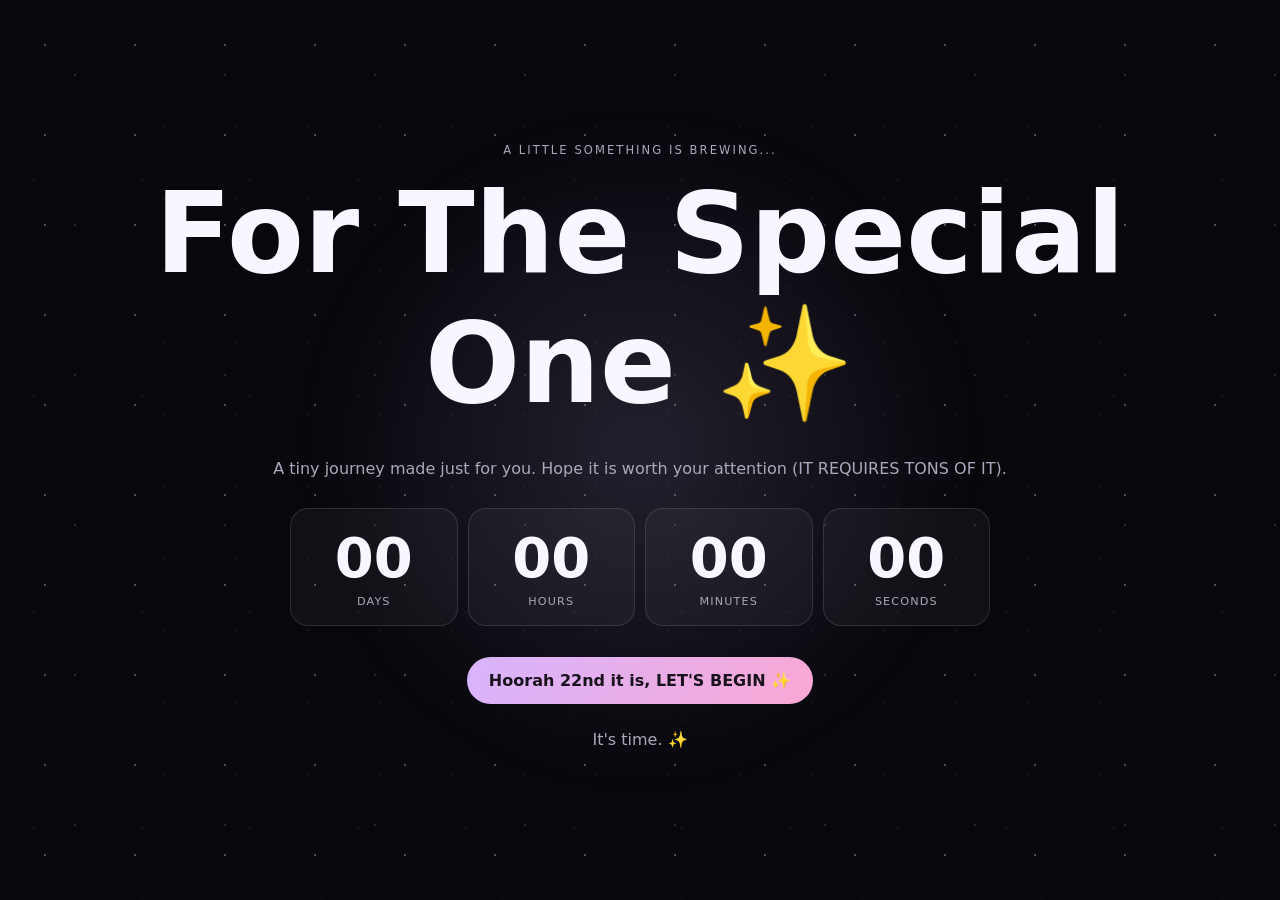
<file: index.html>
<!DOCTYPE html>
<html lang="en">
<head>
  <meta charset="UTF-8">
  <meta name="viewport" content="width=device-width, initial-scale=1.0">
  <meta name="theme-color" content="#07070c">
  <title>A Little Surprise</title>
  <link rel="stylesheet" href="css/variables.css">
  <link rel="stylesheet" href="css/main.css">
  <link rel="stylesheet" href="css/countdown.css">
  <link rel="stylesheet" href="css/reveal.css">
</head>
<body>
  <main id="app">
      <!-- Background birthday music -->
      <audio id="birthday-music" loop preload="auto">
          <source
                  id="birthday-music-source"
                  src="assets/audio/birthday.mp3"
                  type="audio/mpeg"
          >
      </audio>
    <section id="countdown-screen" class="screen active">
      <div class="stars"></div>
      <div class="opening-glow"></div>
      <div class="opening-content">
        <p class="eyebrow">A little something is brewing...</p>
        <h1>For <span data-name>FRIEND</span></h1>
        <p class="opening-subtitle">A tiny journey made just for you. Hope it is worth your attention (IT REQUIRES TONS OF IT).</p>
        <div id="countdown" class="countdown" aria-live="polite">
          <div><strong id="days">00</strong><span>Days</span></div>
          <div><strong id="hours">00</strong><span>Hours</span></div>
          <div><strong id="minutes">00</strong><span>Minutes</span></div>
          <div><strong id="seconds">00</strong><span>Seconds</span></div>
        </div>
        <button id="unlock-button" class="primary-button hidden" type="button">Hoorah 22nd it is, LET'S BEGIN ✨</button>
        <p id="locked-note">Come back when the countdown reaches zero.</p>
      </div>
    </section>

    <section id="candle-screen" class="screen">
      <div class="ambient-glow"></div>
      <div class="candle-stage">
        <p class="eyebrow">The first little challenge</p>
        <h2>Light the sparkle.</h2>
        <p class="stage-copy sparkle-instruction" id="sparkle-instruction"> Drag the match through the glowing strip to light it.</p>

        <div class="cake-scene" id="cake-scene">
          <div class="ignition-strip" id="ignition-strip">
            <span>STRIKE HERE</span>
            <i></i>
          </div>
          <div class="sparkler" id="sparkler" aria-label="Birthday sparkle">
            <span class="sparkler-stick"></span>
            <span class="sparkler-tip"></span>
          </div>

          <div class="cake" id="cake">
            <div class="cake-glow"></div>
            <div class="flame flame-1" id="flame-1"></div>
            <div class="flame flame-2" id="flame-2"></div>
            <div class="flame flame-3" id="flame-3"></div>
            <div class="wick wick-1"></div>
            <div class="wick wick-2"></div>
            <div class="wick wick-3"></div>
            <div class="candle candle-1"></div>
            <div class="candle candle-2"></div>
            <div class="candle candle-3"></div>
            <div class="frosting"></div>
            <div class="drip drip-1"></div>
            <div class="drip drip-2"></div>
            <div class="drip drip-3"></div>
            <div class="sprinkles">
              <span></span><span></span><span></span><span></span><span></span><span></span>
            </div>
            <div class="cake-body"></div>
            <div class="cake-detail cake-detail-1"></div>
            <div class="cake-detail cake-detail-2"></div>
            <div class="cake-tag" aria-label="Birthday nickname">
              <span id="cake-tag-text">OLD HAG</span>
            </div>
            <div class="cake-plate"></div>
            <div class="cake-crumbs" aria-hidden="true"><span></span><span></span><span></span><span></span><span></span></div>
            <div class="cake-cut-split" aria-hidden="true"></div>
          </div>

          <button id="match" class="match" type="button" aria-label="Drag match through the ignition strip and toward the candles">
            <span class="match-head"></span>
            <span class="match-flame"></span>
            <span class="match-smoke"></span>
            <span class="match-stick"></span>
          </button>
          <div class="match-label" aria-hidden="true">drag</div>
          <div class="proximity-hint" id="proximity-hint">Bring the burning match near the candles ✨</div>
        </div>

        <p class="interaction-hint" id="match-hint">↔ Drag the match through the glowing strip</p>

        <div id="candle-controls" class="hidden">
          <p id="candle-instruction">The candles lit (Just like you!) 🔥. Make a wish, then blow them out. 🎂</p>
          <button id="mic-button" class="secondary-button" type="button">Enable microphone 🎤</button>
          <button id="tap-button" class="secondary-button" type="button">Tap to blow them out</button>
          <div id="mic-status" class="small-note"></div>
        </div>

        <div id="cut-controls" class="hidden">
          <p id="cut-instruction">Now cut the cake: swipe across it with your finger or mouse. 🔪</p>
          <div id="cut-progress" class="progress-note">Make one clean swipe across the cake.</div>
        </div>
      </div>
    </section>

    <section id="fireworks-screen" class="screen">
      <canvas id="fireworks"></canvas>
      <div class="center-message fireworks-message">
        <p class="eyebrow">Finally it's here</p>
        <p>And now...</p>
        <h2>❤️ Let the birthday magic begin!</h2>
        <p class="fireworks-caption">Every little surprise from here is for you.</p>
        <button id="fireworks-next" class="primary-button" type="button">Show me the surprises →</button>
      </div>
    </section>

    <section id="puzzle-screen" class="screen">
      <div class="content-card puzzle-card">
        <p class="eyebrow">Secret #1</p>
        <h2>The day you enjoyed with your friends in bhilai (when I was there 🥺) 🧩</h2>
        <p id="puzzle-description">Tap two tiles to swap them. Complete the picture to unlock the next secret.</p>
        <div id="puzzle" class="puzzle" aria-label="Photo puzzle"></div>
        <p id="puzzle-status">0 / 16 tiles in the correct position</p>
        <button id="puzzle-next" class="primary-button hidden" type="button">Next secret →</button>
      </div>
    </section>

    <section id="word-screen" class="screen">
      <div class="content-card mini-game-card">
        <p class="eyebrow">Secret #2</p>
        <h2>Unscramble this 💭</h2>
        <p id="word-hint"></p>
        <div id="word-scrambled-word" class="scrambled-word"></div>
        <div id="word-inputs" class="word-inputs"></div>
        <p id="word-status" class="game-status"></p>
        <button id="word-next" class="primary-button hidden" type="button">Another Hook</button>
      </div>
    </section>

    <section id="word2-screen" class="screen">
      <div class="content-card mini-game-card">
        <p class="eyebrow">Secret #3</p>
        <h2>One more word to unlock 🔐</h2>
        <p id="word2-hint"></p>
        <div id="word2-scrambled-word" class="scrambled-word"></div>
        <div id="word2-inputs" class="word-inputs"></div>
        <p id="word2-status" class="game-status"></p>
        <button id="word2-next" class="primary-button hidden" type="button">Reveal your message →</button>
      </div>
    </section>

    <section id="message-screen" class="screen">
      <div class="message-wrap">
        <p class="eyebrow">For all the troubles you get your reward now...</p>
        <h2 id="birthday-title"></h2>
        <p id="birthday-message" class="typewriter"></p>
        <button id="memory-button" class="primary-button" type="button">Open the memories 📸</button>
      </div>
    </section>

    <section id="memories-screen" class="screen">
      <div class="content-card memories-card">
        <p class="eyebrow">A few moments worth revisit ❤️</p>
        <h2>Our little photobook</h2>
        <p class="stage-copy">Scroll through the little pieces of time I wanted you to keep.</p>
        <div id="gallery" class="gallery"></div>
        <button id="final-button" class="primary-button" type="button">One final surprise ❤️</button>
      </div>
    </section>

    <section id="final-screen" class="screen">
      <div class="final-content">
        <div id="final-particles"></div>
        <p class="eyebrow">And finally...</p>
        <h2 id="final-message"></h2>
        <p>Some people make ordinary days feel special. So bear me to the end... no way I am settling for ordinary days now that I have tasted the special ones cause of you. Wishing you lots of joy and health so that you can bear me good. ❤️</p>
        <p>You're one of them. ❤️</p>
        <div class="final-signature">Made with a ridiculous amount of care and prayers ❤️✨</div>
      </div>
    </section>
  </main>

  <audio id="birthday-music" loop preload="auto">
    <source id="birthday-music-source" src="assets/audio/birthday.mp3" type="audio/mpeg">
  </audio>

  <script src="js/config.js"></script>
  <script src="js/countdown.js"></script>
  <script src="js/fireworks.js"></script>
  <script src="js/candle.js"></script>
  <script src="js/puzzle.js"></script>
  <script src="js/gallery.js"></script>
  <script src="js/reveal.js"></script>
  <script src="js/main.js"></script>
</body>
</html>
</file>
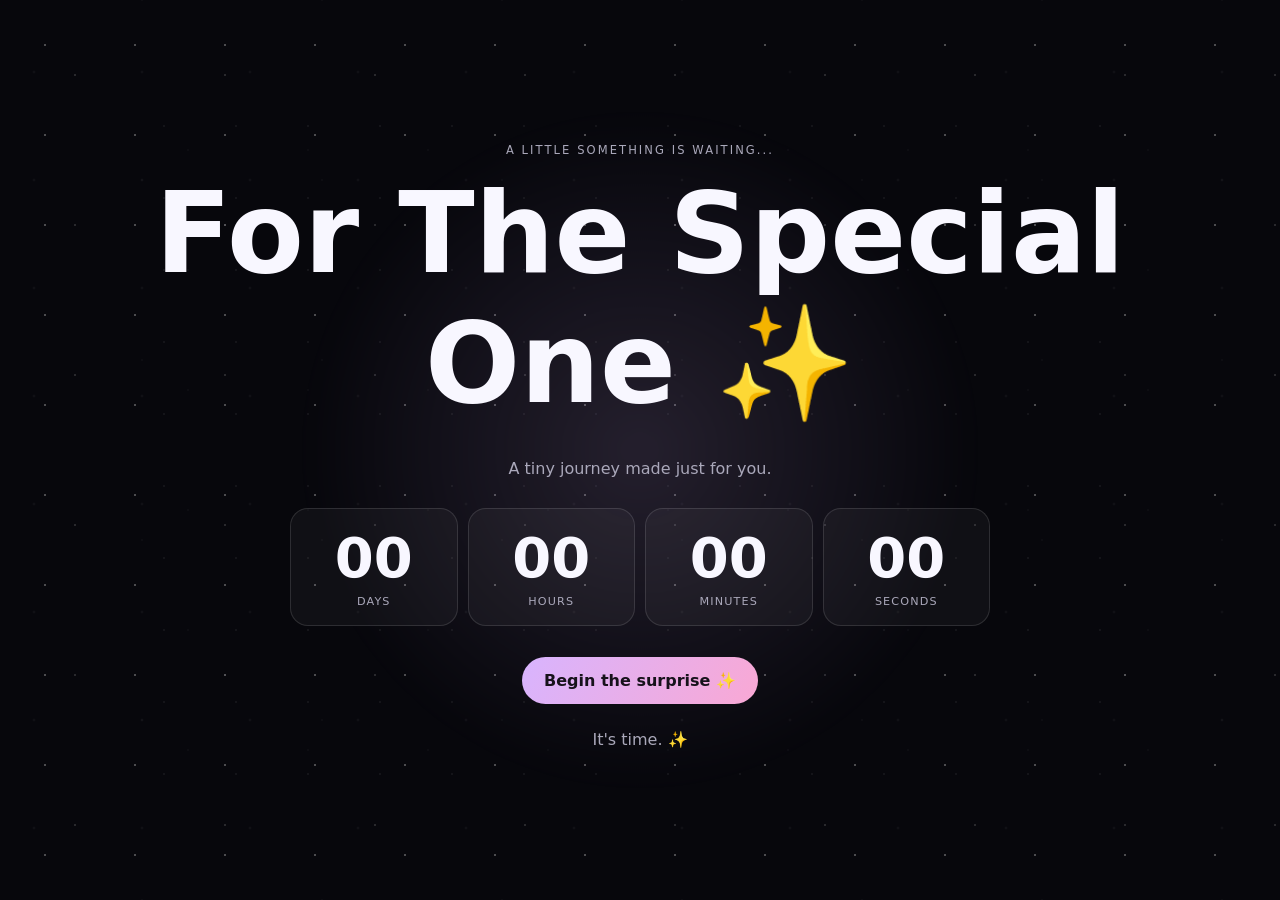
<file: index.backup.html>
<!DOCTYPE html>
<html lang="en">
<head>
  <meta charset="UTF-8">
  <meta name="viewport" content="width=device-width, initial-scale=1.0">
  <meta name="theme-color" content="#07070c">
  <title>A Little Surprise</title>
  <link rel="stylesheet" href="css/variables.css">
  <link rel="stylesheet" href="css/main.css">
  <link rel="stylesheet" href="css/countdown.css">
  <link rel="stylesheet" href="css/reveal.css">
</head>
<body>
  <main id="app">
    <section id="countdown-screen" class="screen active">
      <div class="stars"></div>
      <div class="opening-glow"></div>
      <div class="opening-content">
        <p class="eyebrow">A little something is waiting...</p>
        <h1>For <span data-name>FRIEND</span></h1>
        <p class="opening-subtitle">A tiny journey made just for you.</p>
        <div id="countdown" class="countdown" aria-live="polite">
          <div><strong id="days">00</strong><span>Days</span></div>
          <div><strong id="hours">00</strong><span>Hours</span></div>
          <div><strong id="minutes">00</strong><span>Minutes</span></div>
          <div><strong id="seconds">00</strong><span>Seconds</span></div>
        </div>
        <button id="unlock-button" class="primary-button hidden" type="button">Begin the surprise ✨</button>
        <p id="locked-note">Come back when the countdown reaches zero.</p>
      </div>
    </section>

    <section id="candle-screen" class="screen">
      <div class="ambient-glow"></div>
      <div class="candle-stage">
        <p class="eyebrow">The first little challenge</p>
        <h2>Light the sparkle.</h2>
        <p class="stage-copy sparkle-instruction" id="sparkle-instruction">First, drag the match through the glowing strip to light it.</p>

        <div class="cake-scene" id="cake-scene">
          <div class="ignition-strip" id="ignition-strip">
            <span>STRIKE HERE</span>
            <i></i>
          </div>
          <div class="sparkler" id="sparkler" aria-label="Birthday sparkle">
            <span class="sparkler-stick"></span>
            <span class="sparkler-tip"></span>
          </div>

          <div class="cake" id="cake">
            <div class="cake-glow"></div>
            <div class="flame flame-1" id="flame-1"></div>
            <div class="flame flame-2" id="flame-2"></div>
            <div class="flame flame-3" id="flame-3"></div>
            <div class="wick wick-1"></div>
            <div class="wick wick-2"></div>
            <div class="wick wick-3"></div>
            <div class="candle candle-1"></div>
            <div class="candle candle-2"></div>
            <div class="candle candle-3"></div>
            <div class="frosting"></div>
            <div class="drip drip-1"></div>
            <div class="drip drip-2"></div>
            <div class="drip drip-3"></div>
            <div class="sprinkles">
              <span></span><span></span><span></span><span></span><span></span><span></span>
            </div>
            <div class="cake-body"></div>
            <div class="cake-detail cake-detail-1"></div>
            <div class="cake-detail cake-detail-2"></div>
            <div class="cake-tag" aria-label="Birthday nickname">
              <span id="cake-tag-text">CHAOS QUEEN</span>
            </div>
            <div class="cake-plate"></div>
            <div class="cake-crumbs" aria-hidden="true"><span></span><span></span><span></span><span></span><span></span></div>
            <div class="cake-cut-split" aria-hidden="true"></div>
          </div>

          <button id="match" class="match" type="button" aria-label="Drag match through the ignition strip and toward the candles">
            <span class="match-head"></span>
            <span class="match-flame"></span>
            <span class="match-smoke"></span>
            <span class="match-stick"></span>
          </button>
          <div class="match-label" aria-hidden="true">drag</div>
          <div class="proximity-hint" id="proximity-hint">Bring the burning match near the candles ✨</div>
        </div>

        <p class="interaction-hint" id="match-hint">↔ Drag the match through the glowing strip</p>

        <div id="candle-controls" class="hidden">
          <p id="candle-instruction">The candles are burning. Make a wish, then blow them out. 🎂</p>
          <button id="mic-button" class="secondary-button" type="button">Enable microphone 🎤</button>
          <button id="tap-button" class="secondary-button" type="button">Tap to blow them out</button>
          <div id="mic-status" class="small-note"></div>
        </div>

        <div id="cut-controls" class="hidden">
          <p id="cut-instruction">Now cut the cake: swipe across it with your finger or mouse. 🔪</p>
          <div id="cut-progress" class="progress-note">Make one clean swipe across the cake.</div>
        </div>
      </div>
    </section>

    <section id="fireworks-screen" class="screen">
      <canvas id="fireworks"></canvas>
      <div class="center-message fireworks-message">
        <p class="eyebrow">You did it!</p>
        <p>And now...</p>
        <h2>🎆 Let the birthday begin!</h2>
        <p class="fireworks-caption">Every little surprise from here is for you.</p>
        <button id="fireworks-next" class="primary-button" type="button">Show me the surprises →</button>
      </div>
    </section>

    <section id="puzzle-screen" class="screen">
      <div class="content-card puzzle-card">
        <p class="eyebrow">Secret #1</p>
        <h2>Put the memory back together 🧩</h2>
        <p id="puzzle-description">Tap two tiles to swap them. Complete the picture to unlock the next secret.</p>
        <div id="puzzle" class="puzzle" aria-label="Photo puzzle"></div>
        <p id="puzzle-status">0 / 16 tiles in the correct position</p>
        <button id="puzzle-next" class="primary-button hidden" type="button">Next secret →</button>
      </div>
    </section>

    <section id="word-screen" class="screen">
      <div class="content-card mini-game-card">
        <p class="eyebrow">Secret #2</p>
        <h2>Unscramble this 💭</h2>
        <p id="word-hint"></p>
        <div id="scrambled-word" class="scrambled-word"></div>
        <div id="word-inputs" class="word-inputs"></div>
        <p id="word-status" class="game-status"></p>
        <button id="word-next" class="primary-button hidden" type="button">One more →</button>
      </div>
    </section>

    <section id="emoji-screen" class="screen">
      <div class="content-card mini-game-card">
        <p class="eyebrow">Secret #3</p>
        <h2>Can you guess the memory? 🔐</h2>
        <div id="emoji-puzzle" class="emoji-puzzle"></div>
        <div id="emoji-options" class="emoji-options"></div>
        <p id="emoji-status" class="game-status"></p>
        <button id="emoji-next" class="primary-button hidden" type="button">Reveal your message →</button>
      </div>
    </section>

    <section id="message-screen" class="screen">
      <div class="message-wrap">
        <p class="eyebrow">You made it this far...</p>
        <h2 id="birthday-title"></h2>
        <p id="birthday-message" class="typewriter"></p>
        <button id="memory-button" class="primary-button" type="button">Open the memories 📸</button>
      </div>
    </section>

    <section id="memories-screen" class="screen">
      <div class="content-card memories-card">
        <p class="eyebrow">A few moments worth keeping</p>
        <h2>Our little archive</h2>
        <p class="stage-copy">Scroll through the little pieces of time I wanted you to keep.</p>
        <div id="gallery" class="gallery"></div>
        <button id="final-button" class="primary-button" type="button">One final surprise ❤️</button>
      </div>
    </section>

    <section id="final-screen" class="screen">
      <div class="final-content">
        <div id="final-particles"></div>
        <p class="eyebrow">And finally...</p>
        <h2 id="final-message"></h2>
        <p>Some people make ordinary days feel special.</p>
        <p>You're one of them. ❤️</p>
        <div class="final-signature">Made with a ridiculous amount of thought ✨</div>
      </div>
    </section>
  </main>

  <audio id="birthday-music" loop preload="auto">
    <source src="assets/audio/birthday.mp3" type="audio/mpeg">
  </audio>

  <script src="js/config.js"></script>
  <script src="js/countdown.js"></script>
  <script src="js/fireworks.js"></script>
  <script src="js/candle.js"></script>
  <script src="js/puzzle.js"></script>
  <script src="js/gallery.js"></script>
  <script src="js/reveal.js"></script>
  <script src="js/main.js"></script>
</body>
</html>
</file>
<file: css/variables.css>
:root {
  --bg: #07070c;
  --surface: rgba(255, 255, 255, 0.07);
  --surface-strong: rgba(20, 18, 31, 0.88);
  --text: #f8f7ff;
  --muted: #aaa8ba;
  --accent: #d8b4fe;
  --accent-2: #f9a8d4;
  --gold: #ffd166;
  --border: rgba(255,255,255,0.12);
  --radius: 22px;
  --shadow: 0 20px 80px rgba(0,0,0,.45);
}
</file>
<file: css/main.css>
* { box-sizing: border-box; }
html, body { margin: 0; min-height: 100%; background: var(--bg); color: var(--text); font-family: Inter, system-ui, -apple-system, BlinkMacSystemFont, "Segoe UI", sans-serif; }
body { overflow-x: hidden; }
button { font: inherit; }
button:focus-visible { outline: 3px solid var(--accent); outline-offset: 4px; }

.screen { position: fixed; inset: 0; display: none; place-items: center; padding: 24px; text-align: center; overflow-y: auto; isolation: isolate; }
.screen.active { display: grid; animation: screenIn .75s ease both; }
@keyframes screenIn { from { opacity: 0; transform: scale(1.025); } to { opacity: 1; transform: scale(1); } }

.stars, .stars::before, .stars::after { position: absolute; inset: 0; content: ""; background-image: radial-gradient(circle, rgba(255,255,255,.8) 1px, transparent 1px), radial-gradient(circle, rgba(255,255,255,.4) 1px, transparent 1px); background-size: 90px 90px, 150px 150px; animation: drift 20s linear infinite; opacity: .35; pointer-events: none; }
.stars::before { animation-duration: 35s; transform: scale(1.2); opacity: .2; }
.stars::after { animation-duration: 50s; transform: scale(.8); opacity: .2; }
@keyframes drift { to { transform: translateY(-90px); } }

.opening-content, .center-message, .candle-stage, .message-wrap, .final-content { position: relative; z-index: 2; }
.opening-glow, .ambient-glow { position: absolute; width: 55vw; height: 55vw; border-radius: 50%; background: radial-gradient(circle, rgba(216,180,254,.14), transparent 68%); filter: blur(12px); pointer-events: none; }
.opening-subtitle, .stage-copy { color: var(--muted); line-height: 1.7; }

.eyebrow { color: var(--muted); letter-spacing: .18em; text-transform: uppercase; font-size: .72rem; }
h1 { font-size: clamp(3rem, 12vw, 7rem); margin: 10px 0 25px; position: relative; }
h2 { font-size: clamp(2rem, 7vw, 4rem); margin: 10px 0 20px; }

.primary-button, .secondary-button { border: 1px solid var(--border); border-radius: 999px; padding: 14px 22px; cursor: pointer; color: var(--text); background: var(--surface); backdrop-filter: blur(12px); transition: transform .2s, background .2s, opacity .2s; margin: 6px; }
.primary-button { background: linear-gradient(120deg, var(--accent), var(--accent-2)); color: #17121b; border: 0; font-weight: 700; }
.primary-button:hover, .secondary-button:hover { transform: translateY(-3px); }
.hidden { display: none !important; }

.content-card { width: min(920px, 100%); padding: clamp(24px, 5vw, 55px); border: 1px solid var(--border); border-radius: var(--radius); background: rgba(15,15,25,.76); box-shadow: var(--shadow); backdrop-filter: blur(18px); }
.small-note { color: var(--muted); margin-top: 12px; min-height: 20px; }
.game-status, .progress-note { min-height: 28px; color: var(--muted); }

#final-screen::before { content: ""; position: absolute; width: 50vw; height: 50vw; background: radial-gradient(circle, rgba(216,180,254,.18), transparent 65%); animation: pulse 3s infinite alternate; }
@keyframes pulse { to { transform: scale(1.3); opacity: .5; } }

#final-particles { position: absolute; inset: 0; pointer-events: none; overflow: hidden; z-index: -1; }
.final-particle { position: absolute; width: 5px; height: 5px; border-radius: 50%; background: rgba(255,255,255,.75); animation: floatUp linear infinite; }
@keyframes floatUp { from { transform: translateY(30vh) scale(.5); opacity: 0; } 20% { opacity: 1; } to { transform: translateY(-70vh) scale(1.4); opacity: 0; } }
.final-signature { margin-top: 40px; color: var(--muted); font-size: .9rem; }

@media (max-width: 520px) { .screen { padding: 18px; } .content-card { padding: 25px 18px; } }
</file>
<file: css/countdown.css>
.countdown { display: grid; grid-template-columns: repeat(4, minmax(65px, 1fr)); gap: 10px; width: min(700px, 100%); position: relative; margin: 25px auto; }
.countdown div { padding: 16px 8px; border: 1px solid var(--border); background: rgba(255,255,255,.04); border-radius: 18px; }
.countdown strong { display: block; font-size: clamp(1.7rem, 7vw, 3.5rem); }
.countdown span { color: var(--muted); font-size: .7rem; text-transform: uppercase; letter-spacing: .1em; }
#locked-note { color: var(--muted); margin: 20px 0; }
@media (max-width: 450px) { .countdown { gap: 6px; } .countdown div { padding: 12px 4px; } }
</file>
<file: css/reveal.css>
#fireworks { position: absolute; inset: 0; width: 100%; height: 100%; z-index: 0; }
.fireworks-message { max-width: 650px; padding: 25px; }
.fireworks-caption { color: var(--muted); }

/* ---------------- CAKE EXPERIENCE ---------------- */
.candle-stage {
  width: min(820px, 100%);
  position: relative;
  z-index: 2;
}
.sparkle-instruction {
  width: min(680px, 100%);
  margin: 0 auto;
  line-height: 1.55;
  min-height: 46px;
}
.cake-scene {
  position: relative;
  width: min(680px, 96vw);
  height: 455px;
  margin: 12px auto 0;
  overflow: visible;
  touch-action: none;
}

/* The strike strip is the first interaction target. */
.ignition-strip {
  position: absolute;
  z-index: 16;

  /* Vertical position */
  left: 9%;
  top: 125px;

  width: 38px;
  height: 155px;

  border-radius: 999px;
  border: 1px dashed rgba(255,255,255,.42);

  background:
    repeating-linear-gradient(
      180deg,
      rgba(255,255,255,.04) 0 12px,
      rgba(255,209,102,.18) 12px 24px
    );

  box-shadow:
    0 0 0 5px rgba(255,209,102,.03),
    0 0 24px rgba(255,209,102,.10);

  display: flex;
  align-items: center;
  justify-content: center;

  pointer-events: none;
  transition: .25s ease;
}

.ignition-strip span {
  color: rgba(255,255,255,.7);
  font-size: .52rem;
  font-weight: 800;
  letter-spacing: .12em;

  /* Make the text vertical */
  writing-mode: vertical-rl;
  transform: rotate(180deg);
}

.ignition-strip.ready {
  border-color: rgba(255,209,102,.9);

  box-shadow:
    0 0 0 7px rgba(255,209,102,.05),
    0 0 35px rgba(255,209,102,.32);

  animation: stripPulse .8s infinite alternate;
}

@keyframes stripPulse {
  to {
    transform: scale(1.04);
  }
}
.ignition-strip span {
  color: rgba(255,255,255,.68);
  font-size: .58rem;
  font-weight: 800;
  letter-spacing: .15em;
}
.ignition-strip i,
.ignition-strip::before,
.ignition-strip::after {
  content: "";
  position: absolute;
  width: 4px;
  height: 4px;
  border-radius: 50%;
  background: #ffd166;
  opacity: .35;
}
.ignition-strip i { left: 16px; top: -7px; }
.ignition-strip::before { right: 25px; bottom: -6px; }
.ignition-strip::after { right: 8px; top: -8px; }
.ignition-strip.ready {
  border-color: rgba(255,209,102,.8);
  box-shadow: 0 0 0 7px rgba(255,209,102,.05), 0 0 35px rgba(255,209,102,.28);
  animation: stripPulse .8s infinite alternate;
}
.ignition-strip.lit {
  border-color: rgba(255,123,84,.65);
  background: linear-gradient(90deg, rgba(255,123,84,.22), rgba(255,209,102,.1));
}
@keyframes stripPulse { to { transform: scale(1.04); } }

.cake {
  position: absolute;
  left: 54%;
  bottom: 48px;
  transform: translateX(-50%);
  width: min(355px, 64vw);
  height: 275px;
  filter: drop-shadow(0 22px 35px rgba(0,0,0,.32));
  transition: filter .3s;
}
.cake::before {
  content: "";
  position: absolute;
  z-index: 1;
  left: 12%;
  bottom: 38px;
  width: 76%;
  height: 17px;
  border-radius: 50%;
  background: rgba(255,255,255,.16);
  filter: blur(2px);
}
.cake-plate {
  position: absolute;
  z-index: 0;
  bottom: 0;
  left: -8%;
  width: 116%;
  height: 27px;
  border-radius: 50%;
  background: linear-gradient(#f0e9f4, #aaa0b7 58%, #766e80);
  box-shadow: 0 12px 30px rgba(0,0,0,.38), inset 0 3px 2px rgba(255,255,255,.65);
}
.cake-body {
  position: absolute;
  z-index: 2;
  bottom: 20px;
  left: 3%;
  width: 94%;
  height: 145px;
  border-radius: 24px 24px 38px 38px;
  background:
    radial-gradient(circle at 12% 35%, rgba(255,255,255,.18) 0 3px, transparent 4px),
    radial-gradient(circle at 78% 52%, rgba(255,255,255,.12) 0 3px, transparent 4px),
    linear-gradient(180deg, #efc1e3 0%, #cf91c9 42%, #a66db3 100%);
  box-shadow: inset 0 -18px 28px rgba(79,45,93,.12), inset 0 5px 12px rgba(255,255,255,.2);
}
.cake-body::before,
.cake-body::after {
  content: "";
  position: absolute;
  top: 28px;
  width: 100%;
  height: 5px;
  background: repeating-linear-gradient(90deg, rgba(255,255,255,.35) 0 10px, transparent 10px 22px);
  opacity: .65;
}
.cake-body::before { left: 0; }
.cake-body::after { top: 102px; opacity: .2; }
.frosting {
  position: absolute;
  z-index: 4;
  bottom: 137px;
  left: 1%;
  width: 98%;
  height: 63px;
  border-radius: 50%;
  background: linear-gradient(180deg, #fff5fb 0%, #f6d5ec 45%, #dfa9d4 100%);
  box-shadow: inset 0 -9px 0 rgba(155,108,174,.16), 0 7px 12px rgba(93,47,103,.12);
}
.frosting::after {
  content: "";
  position: absolute;
  left: 7%;
  right: 7%;
  bottom: -29px;
  height: 48px;
  background: repeating-radial-gradient(ellipse at top, #f3c7e5 0 16px, transparent 17px 30px);
  opacity: .95;
}
.drip {
  position: absolute;
  z-index: 5;
  bottom: 115px;
  width: 24px;
  border-radius: 0 0 14px 14px;
  background: linear-gradient(#f7dff0, #d89dca);
  box-shadow: inset -3px 0 4px rgba(130,76,136,.08);
}
.drip-1 { left: 18%; height: 42px; }
.drip-2 { left: 49%; height: 31px; }
.drip-3 { right: 17%; height: 48px; }

.sprinkles { position: absolute; z-index: 6; left: 17%; top: 89px; width: 66%; height: 34px; pointer-events: none; }
.sprinkles span { position: absolute; width: 5px; height: 13px; border-radius: 8px; background: #ffd166; transform: rotate(32deg); }
.sprinkles span:nth-child(1) { left: 5%; top: 7px; background: #f9a8d4; transform: rotate(-22deg); }
.sprinkles span:nth-child(2) { left: 22%; top: 16px; background: #d8b4fe; transform: rotate(40deg); }
.sprinkles span:nth-child(3) { left: 42%; top: 4px; background: #ffd166; transform: rotate(-35deg); }
.sprinkles span:nth-child(4) { left: 59%; top: 15px; background: #f9a8d4; transform: rotate(25deg); }
.sprinkles span:nth-child(5) { left: 78%; top: 6px; background: #d8b4fe; transform: rotate(-30deg); }
.sprinkles span:nth-child(6) { left: 91%; top: 18px; background: #ffd166; transform: rotate(36deg); }

.cake-detail {
  position: absolute;
  z-index: 7;
  left: 9%;
  width: 82%;
  height: 8px;
  border-radius: 999px;
  background: repeating-linear-gradient(90deg, #f9a8d4 0 9px, #d8b4fe 9px 18px, #ffd166 18px 25px, transparent 25px 34px);
  opacity: .72;
}
.cake-detail-1 { bottom: 86px; }
.cake-detail-2 { bottom: 58px; opacity: .3; transform: scale(.94); }

/* A little hanging birthday label. Change its text in js/config.js. */
.cake-tag {
  position: absolute;
  z-index: 13;
  left: 50%;
  bottom: 47px;
  transform: translateX(-50%);
  min-width: 125px;
  max-width: 62%;
  min-height: 47px;
  padding: 11px 18px 10px;
  border-radius: 5px 5px 12px 12px;
  background: linear-gradient(180deg, #fff8e9, #f7dcae);
  color: #6f4054;
  border: 2px solid rgba(164,111,76,.45);
  box-shadow: 0 8px 16px rgba(63,31,59,.22), inset 0 2px rgba(255,255,255,.8);
  font-family: Georgia, serif;
  font-size: .78rem;
  font-weight: 800;
  letter-spacing: .08em;
  text-transform: uppercase;
}
.cake-tag::before {
  content: "";
  position: absolute;
  left: 50%;
  top: -17px;
  width: 2px;
  height: 18px;
  background: #d7a86e;
}
.cake-tag::after {
  content: "♥";
  position: absolute;
  right: -9px;
  top: -10px;
  width: 19px;
  height: 19px;
  border-radius: 50%;
  background: #f9a8d4;
  color: #fff;
  font-size: .65rem;
  display: grid;
  place-items: center;
  box-shadow: 0 3px 8px rgba(0,0,0,.15);
}

.candle {
  position: absolute;
  z-index: 9;
  bottom: 158px;
  width: 29px;
  height: 77px;
  border-radius: 8px;
  background: repeating-linear-gradient(45deg, #fff 0 8px, #e9a8c8 8px 16px);
  box-shadow: inset 4px 0 5px rgba(255,255,255,.35), 4px 7px 10px rgba(73,40,82,.13);
}
.candle-1 { left: 22%; transform: rotate(-2deg); }
.candle-2 { left: calc(50% - 14.5px); }
.candle-3 { right: 22%; transform: rotate(2deg); }
.wick { position: absolute; z-index: 10; bottom: 233px; width: 4px; height: 14px; background: #29242a; border-radius: 5px; }
.wick-1 { left: calc(22% + 12px); }
.wick-2 { left: calc(50% - 2px); }
.wick-3 { right: calc(22% + 12px); }
.flame {
  position: absolute;
  z-index: 11;
  bottom: 246px;
  width: 24px;
  height: 43px;
  border-radius: 60% 40% 60% 40%;
  background: radial-gradient(circle at 50% 70%, #fff 0 13%, #ffd166 14% 48%, #ff8a3d 60%, transparent 72%);
  box-shadow: 0 0 12px #fff, 0 0 35px #ffb703, 0 0 60px rgba(255,123,84,.4);
  transform-origin: bottom;
  animation: flame .18s infinite alternate;
  opacity: 0;
  transform: scale(.25);
  transition: opacity .3s, transform .3s;
}
.flame-1 { left: calc(22% + 2px); }
.flame-2 { left: calc(50% - 12px); }
.flame-3 { right: calc(22% + 2px); }
.cake.lit .flame {
  animation:
    candleIgnite .9s ease-out forwards,
    flame .18s .9s infinite alternate;
}

@keyframes candleIgnite {
  0% {
    opacity: 0;
    transform: scale(.05) translateY(10px);
    filter: blur(8px);
  }

  45% {
    opacity: .45;
    transform: scale(.55) translateY(3px);
    filter: blur(3px);
  }

  100% {
    opacity: 1;
    transform: scale(1);
    filter: blur(0);
  }
}
@keyframes flame { to { transform: rotate(4deg) scale(1.08); } }
.cake.blown .flame { animation: blowout .5s ease forwards; }
@keyframes blowout { 35% { opacity: .9; } 100% { opacity: 0; transform: translate(20px,-12px) scale(2.2); filter: blur(10px); } }

/* Sparkler */
.sparkler { position: absolute; z-index: 12; left: 55%; bottom: 132px; transform: translateX(35px) rotate(-8deg); height: 165px; width: 42px; pointer-events: none; }
.sparkler-stick { position: absolute; left: 18px; bottom: 0; width: 5px; height: 150px; border-radius: 10px; background: linear-gradient(90deg,#777,#eee,#777); box-shadow: 0 0 4px rgba(255,255,255,.3); }
.sparkler-tip {
  position: absolute;
  left: 8px;
  top: 0;

  width: 25px;
  height: 25px;

  border-radius: 50%;

  background: transparent;
  box-shadow: none;
}

/* Bright burning center */
.sparkler.active .sparkler-tip {
  background:
    radial-gradient(
      circle,
      #ffffff 0 8%,
      #fff8cf 9% 20%,
      #ffd166 21% 35%,
      transparent 60%
    );

  box-shadow:
    0 0 8px 4px rgba(255,255,255,.95),
    0 0 18px 9px rgba(255,209,102,.85),
    0 0 38px 15px rgba(255,145,70,.45);

  animation: sparkCore .12s infinite alternate;
}

/* Spark particles */
.sparkler.active::before,
.sparkler.active::after {
  content: "";

  position: absolute;

  width: 90px;
  height: 90px;

  left: -24px;
  top: -32px;

  border-radius: 50%;

  background:
    radial-gradient(circle at 50% 5%, #fff 0 2px, transparent 3px),
    radial-gradient(circle at 78% 15%, #ffd166 0 2px, transparent 3px),
    radial-gradient(circle at 95% 40%, #fff 0 2px, transparent 3px),
    radial-gradient(circle at 78% 72%, #ffd166 0 2px, transparent 3px),
    radial-gradient(circle at 52% 95%, #fff 0 2px, transparent 3px),
    radial-gradient(circle at 20% 75%, #ffd166 0 2px, transparent 3px),
    radial-gradient(circle at 5% 42%, #fff 0 2px, transparent 3px),
    radial-gradient(circle at 20% 15%, #ffd166 0 2px, transparent 3px);

  animation: sparkParticles .35s infinite alternate;
  pointer-events: none;
}

.sparkler.active::after {
  transform: rotate(25deg) scale(.8);
  animation-delay: .12s;
}

@keyframes sparkCore {
  from {
    transform: scale(.85);
    opacity: .85;
  }

  to {
    transform: scale(1.35);
    opacity: 1;
  }
}

@keyframes sparkParticles {
  from {
    transform: scale(.75) rotate(0deg);
    opacity: .55;
  }

  to {
    transform: scale(1.25) rotate(18deg);
    opacity: 1;
  }
}
.sparkler.active::before, .sparkler.active::after { content: "✦"; position: absolute; color: #ffd166; animation: sparkleBurst .7s infinite alternate; }
.sparkler.active::before { left: -20px; top: -18px; }
.sparkler.active::after { right: -20px; top: 5px; }
@keyframes spark { to { transform: scale(1.25); } }
@keyframes sparkleBurst { to { transform: translateY(-10px) scale(1.3); opacity: .45; } }

/* Draggable match + flame */
.match {
  position: absolute;
  z-index: 25;
  left: 5%;
  bottom: 63px;
  width: 135px;
  height: 44px;
  border: 0;
  background: transparent;
  cursor: grab;
  touch-action: none;
  transform: rotate(-20deg);
  transition: opacity .25s, filter .25s;
}
.match:active { cursor: grabbing; }
.match-head { position: absolute; left: 0; top: 9px; width: 26px; height: 26px; border-radius: 50%; background: radial-gradient(circle at 35% 35%, #fff0b0, #ff7b54 35%, #572b3a 75%); box-shadow: 0 0 10px rgba(255,123,84,.5); }
.match-stick { position: absolute; left: 19px; top: 17px; width: 112px; height: 10px; border-radius: 10px; background: linear-gradient(#f0cea5,#b57c48); box-shadow: inset 0 1px rgba(255,255,255,.4); }
.match-flame {
  position: absolute;
  left: -7px;
  top: -13px;
  width: 38px;
  height: 42px;
  border-radius: 60% 40% 60% 40%;
  background: radial-gradient(circle at 50% 65%, #fff 0 12%, #ffd166 18% 45%, #ff7b54 60%, transparent 73%);
  box-shadow: 0 0 14px #ffb703, 0 0 32px rgba(255,123,84,.65);
  opacity: 0;
  transform: scale(.2);
  transform-origin: bottom center;
  pointer-events: none;
}
.match-smoke { position: absolute; left: -2px; top: -25px; width: 35px; height: 35px; opacity: 0; pointer-events: none; }
.match-smoke::before, .match-smoke::after { content: ""; position: absolute; border-radius: 50%; border: 2px solid rgba(220,220,220,.3); }
.match-smoke::before { width: 12px; height: 18px; left: 4px; top: 2px; }
.match-smoke::after { width: 9px; height: 14px; left: 16px; top: -8px; }
.match.burning .match-head { background: radial-gradient(circle at 35% 35%, #fff, #ffd166 28%, #ff633d 58%, #572b3a 78%); box-shadow: 0 0 16px #ff7b54, 0 0 32px rgba(255,123,84,.55); }
.match.burning .match-flame { opacity: 1; animation: matchFire .12s infinite alternate; }
.match.burning .match-smoke { opacity: .7; animation: smokeRise 1.2s infinite ease-out; }
@keyframes matchFire { to { transform: scale(1.12) rotate(3deg); } }
@keyframes smokeRise { to { transform: translateY(-13px) scale(1.12); opacity: .15; } }
.match.used { opacity: 0; pointer-events: none; }
.match-label { position: absolute; left: 4%; bottom: 32px; color: var(--muted); font-size: .5rem; text-transform: uppercase; letter-spacing: .12em; pointer-events: none; opacity: .35; }
.interaction-hint { margin: -4px auto 12px; color: var(--muted); font-size: .72rem; letter-spacing: .08em; min-height: 22px; transition: .3s ease; }
.interaction-hint.active { color: #ffd166; text-shadow: 0 0 14px rgba(255,209,102,.25); }
.proximity-hint { position: absolute; left: 50%; bottom: 10px; transform: translateX(-50%); width: max-content; max-width: 90%; color: rgba(255,255,255,.55); font-size: .68rem; letter-spacing: .06em; opacity: 0; transition: opacity .3s; pointer-events: none; }
.proximity-hint.visible { opacity: 1; }

#candle-controls, #cut-controls { position: relative; z-index: 20; animation: fadeUp .5s ease both; }
#candle-controls { margin-top: -4px; }
#cut-controls { margin-top: -2px; }
@keyframes fadeUp { from { opacity: 0; transform: translateY(12px); } to { opacity: 1; transform: translateY(0); } }

/* Cake cutting */
.cut-mark { position: absolute; z-index: 40; height: 6px; background: linear-gradient(90deg, transparent, #fff, #ffd166, #fff, transparent); border-radius: 50%; transform-origin: left center; pointer-events: none; box-shadow: 0 0 12px rgba(255,255,255,.95), 0 0 22px rgba(255,209,102,.65); }
.cake-cut-split { position: absolute; z-index: 18; left: 3%; bottom: 20px; width: 94%; height: 145px; pointer-events: none; opacity: 0; }
.cake-cut-split::before,
.cake-cut-split::after {
  content: "";
  position: absolute;
  top: 0;
  width: 49%;
  height: 100%;
  background: linear-gradient(180deg, #efc1e3 0%, #cf91c9 42%, #a66db3 100%);
  box-shadow: inset 0 10px 18px rgba(255,255,255,.12);
}
.cake-cut-split::before { left: 0; border-radius: 24px 0 0 38px; }
.cake-cut-split::after { right: 0; border-radius: 0 24px 38px 0; }
.cake.cut .cake-body { opacity: .12; }
.cake.cut .cake-cut-split { opacity: 1; }
.cake.cut .cake-cut-split::before { animation: sliceLeft .9s cubic-bezier(.2,.8,.2,1) forwards; }
.cake.cut .cake-cut-split::after { animation: sliceRight .9s cubic-bezier(.2,.8,.2,1) forwards; }
.cake.cut .frosting,
.cake.cut .drip,
.cake.cut .sprinkles,
.cake.cut .cake-detail,
.cake.cut .cake-tag,
.cake.cut .candle,
.cake.cut .wick { animation: cutFade .35s ease forwards; }
.cake.cut { animation: cakeLift .95s ease both; }
.cake.cut .cake-plate { animation: platePulse .95s ease both; }
@keyframes cakeLift { 25% { transform: translateX(-50%) translateY(-4px) scale(1.015); } 100% { transform: translateX(-50%) translateY(-5px) scale(.98); } }
@keyframes platePulse { 35% { transform: scale(1.03); } 100% { transform: scale(.95); opacity: .65; } }
@keyframes sliceLeft { 45% { transform: translateX(-4px) rotate(-1deg); } 100% { transform: translateX(-48px) rotate(-4deg); opacity: .9; } }
@keyframes sliceRight { 45% { transform: translateX(4px) rotate(1deg); } 100% { transform: translateX(48px) rotate(4deg); opacity: .9; } }
@keyframes cutFade { to { opacity: 0; transform: translateY(-4px); } }
.cake-crumbs { position: absolute; z-index: 35; inset: 0; pointer-events: none; opacity: 0; }
.cake-crumbs span { position: absolute; width: 8px; height: 8px; border-radius: 50%; background: #f3c7e5; }
.cake-crumbs span:nth-child(1) { left: 25%; bottom: 65px; }
.cake-crumbs span:nth-child(2) { left: 42%; bottom: 75px; }
.cake-crumbs span:nth-child(3) { left: 58%; bottom: 60px; }
.cake-crumbs span:nth-child(4) { left: 70%; bottom: 82px; }
.cake-crumbs span:nth-child(5) { left: 52%; bottom: 105px; }
.cake.cut .cake-crumbs { opacity: 1; }
.cake.cut .cake-crumbs span { animation: crumbFall .8s ease-out forwards; }
.cake.cut .cake-crumbs span:nth-child(2) { animation-delay: .08s; }
.cake.cut .cake-crumbs span:nth-child(3) { animation-delay: .13s; }
.cake.cut .cake-crumbs span:nth-child(4) { animation-delay: .18s; }
.cake.cut .cake-crumbs span:nth-child(5) { animation-delay: .05s; }
@keyframes crumbFall { to { transform: translateY(70px) translateX(8px) rotate(130deg); opacity: 0; } }

/* ---------------- PUZZLES / MEMORIES ---------------- */
.puzzle { width: min(360px, 90vw); aspect-ratio: 1; margin: 25px auto; display: grid; grid-template-columns: repeat(4, 1fr); gap: 3px; }
.tile {
  border: 0;
  cursor: pointer;
  background-repeat: no-repeat;
  border-radius: 5px;
  min-width: 0;
  aspect-ratio: 1;
  transition: transform .15s;
}
.tile.selected { outline: 3px solid var(--accent); transform: scale(.94); }
.puzzle-card { max-height: 94vh; overflow-y: auto; }
.scrambled-word { font-size: clamp(2rem, 10vw, 4rem); letter-spacing: .16em; margin: 30px 0; font-weight: 800; }
.word-inputs { display: flex; flex-wrap: wrap; justify-content: center; gap: 7px; max-width: 500px; margin: auto; }
.word-letter { width: 42px; height: 48px; text-align: center; border: 1px solid var(--border); border-radius: 10px; background: var(--surface); color: var(--text); font-size: 1.2rem; text-transform: uppercase; }
.emoji-puzzle { font-size: clamp(3rem, 12vw, 5rem); margin: 35px 0; }
.emoji-options { display: grid; gap: 10px; max-width: 500px; margin: auto; }
.emoji-option { padding: 14px 18px; border-radius: 14px; border: 1px solid var(--border); background: var(--surface); color: var(--text); cursor: pointer; }
.emoji-option:hover { transform: translateY(-2px); }
.message-wrap, .final-content { width: min(800px, 100%); }
.typewriter { min-height: 120px; color: #dedbea; line-height: 1.8; font-size: 1.05rem; }
.gallery { display: flex; gap: 18px; overflow-x: auto; padding: 15px 5px 25px; scroll-snap-type: x mandatory; }
.memory-card { min-width: min(290px, 76vw); scroll-snap-align: center; padding: 12px 12px 18px; background: #f8f1df; color: #332b35; transform: rotate(var(--rotation)); box-shadow: 0 15px 35px rgba(0,0,0,.28); border-radius: 4px; }
.memory-card img { display: block; width: 100%; aspect-ratio: 1; object-fit: cover; background: #ddd; }
.memory-card p { margin: 12px 5px 0; font-family: Georgia, serif; }
.memories-card { max-height: 94vh; overflow: hidden; }

@media (max-width: 700px) {
  .cake-scene { height: 430px; }
  .cake { left: 55%; width: min(330px, 70vw); }
  .ignition-strip {
    left: 5%;
    top: 125px;
    width: 34px;
    height: 135px;
  }
  .match { left: 0; bottom: 60px; width: 125px; }
  .match-label { left: 1%; bottom: 30px; }
  .sparkler { left: 56%; }
  .proximity-hint { bottom: 3px; }
}

@media (max-width: 520px) {
  .cake-scene { height: 410px; }
  .cake { bottom: 62px; width: min(305px, 78vw); }
  .cake-tag { min-width: 110px; font-size: .68rem; padding: 9px 12px; }
  .ignition-strip {
    left: 4%;
    top: 125px;
    width: 32px;
    height: 125px;
  }
  .ignition-strip span { font-size: .5rem; }
  .sparkler { bottom: 145px; transform: translateX(20px) rotate(-8deg) scale(.92); }
  .match { bottom: 50px; transform: rotate(-17deg) scale(.9); transform-origin: left center; }
  .match-label { bottom: 23px; font-size: .55rem; }
  .proximity-hint { font-size: .58rem; }
  .memory-card { min-width: 75vw; }
}
</file>
